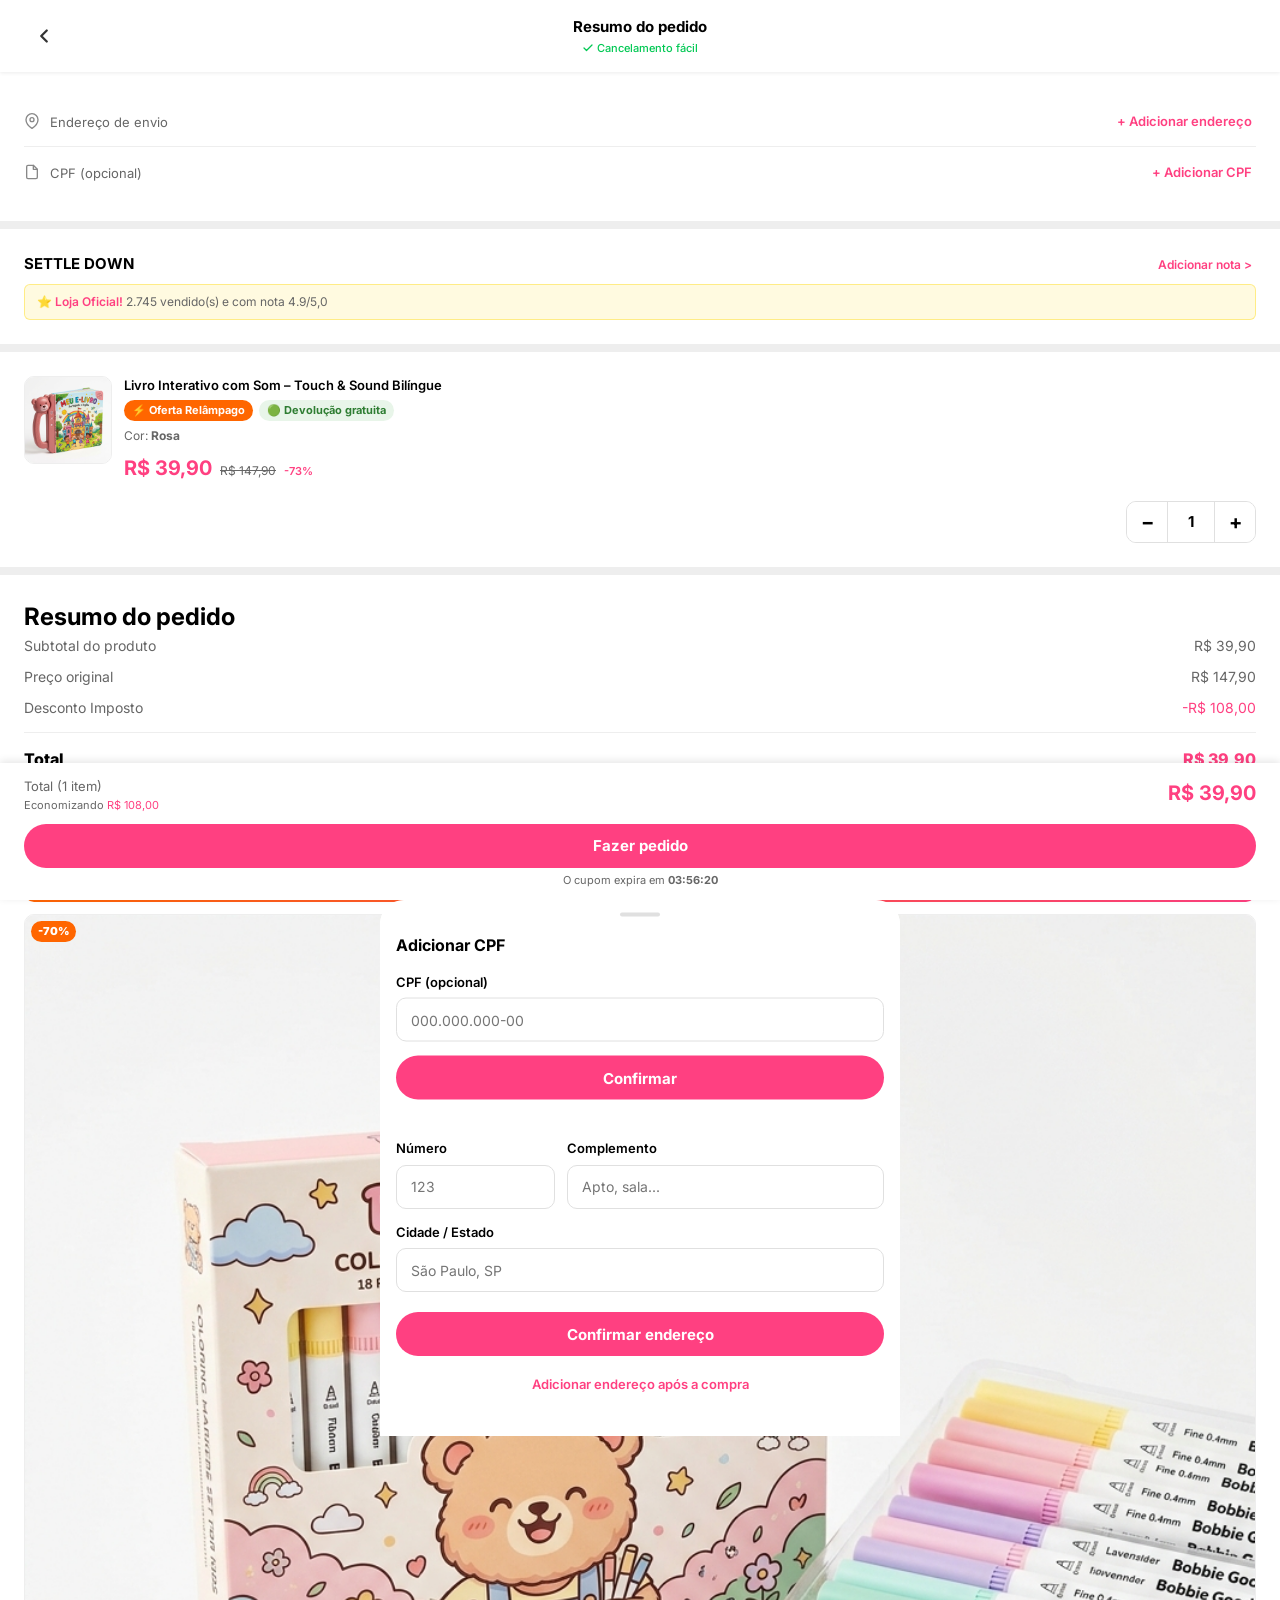
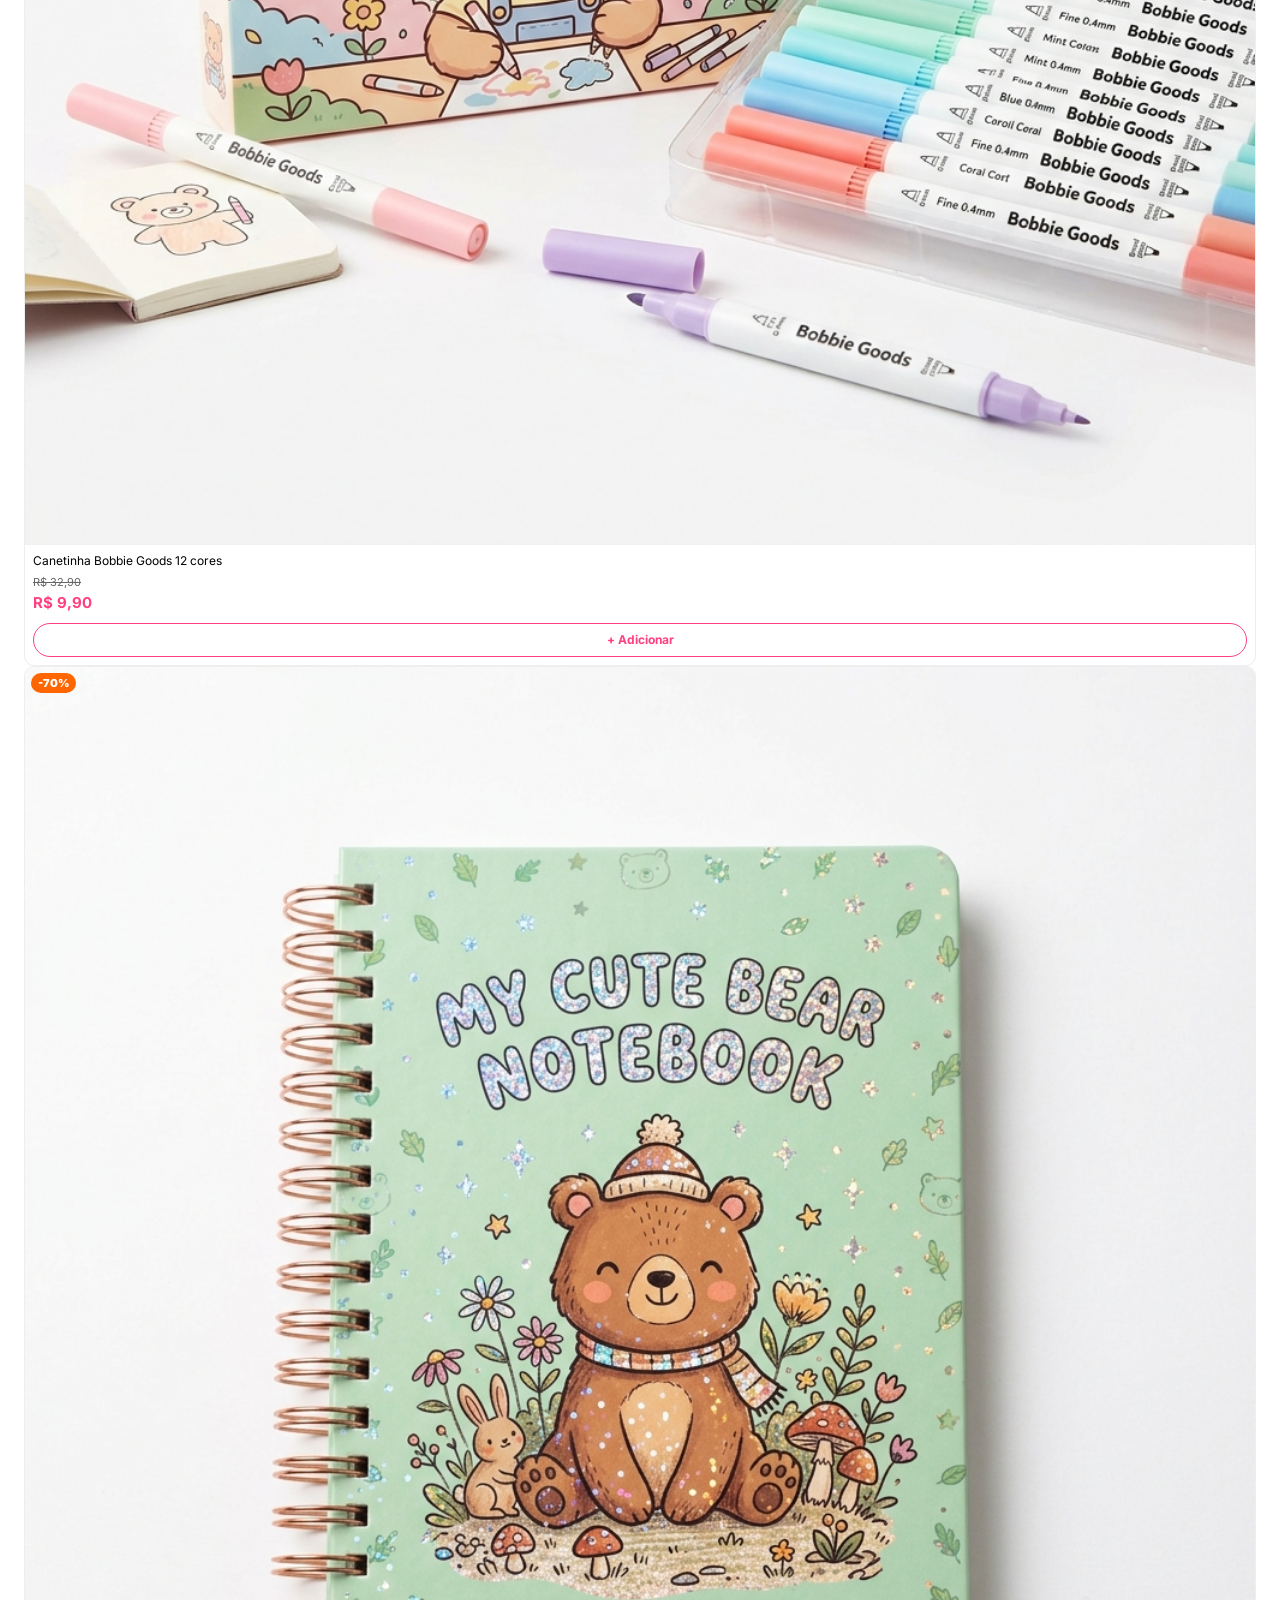
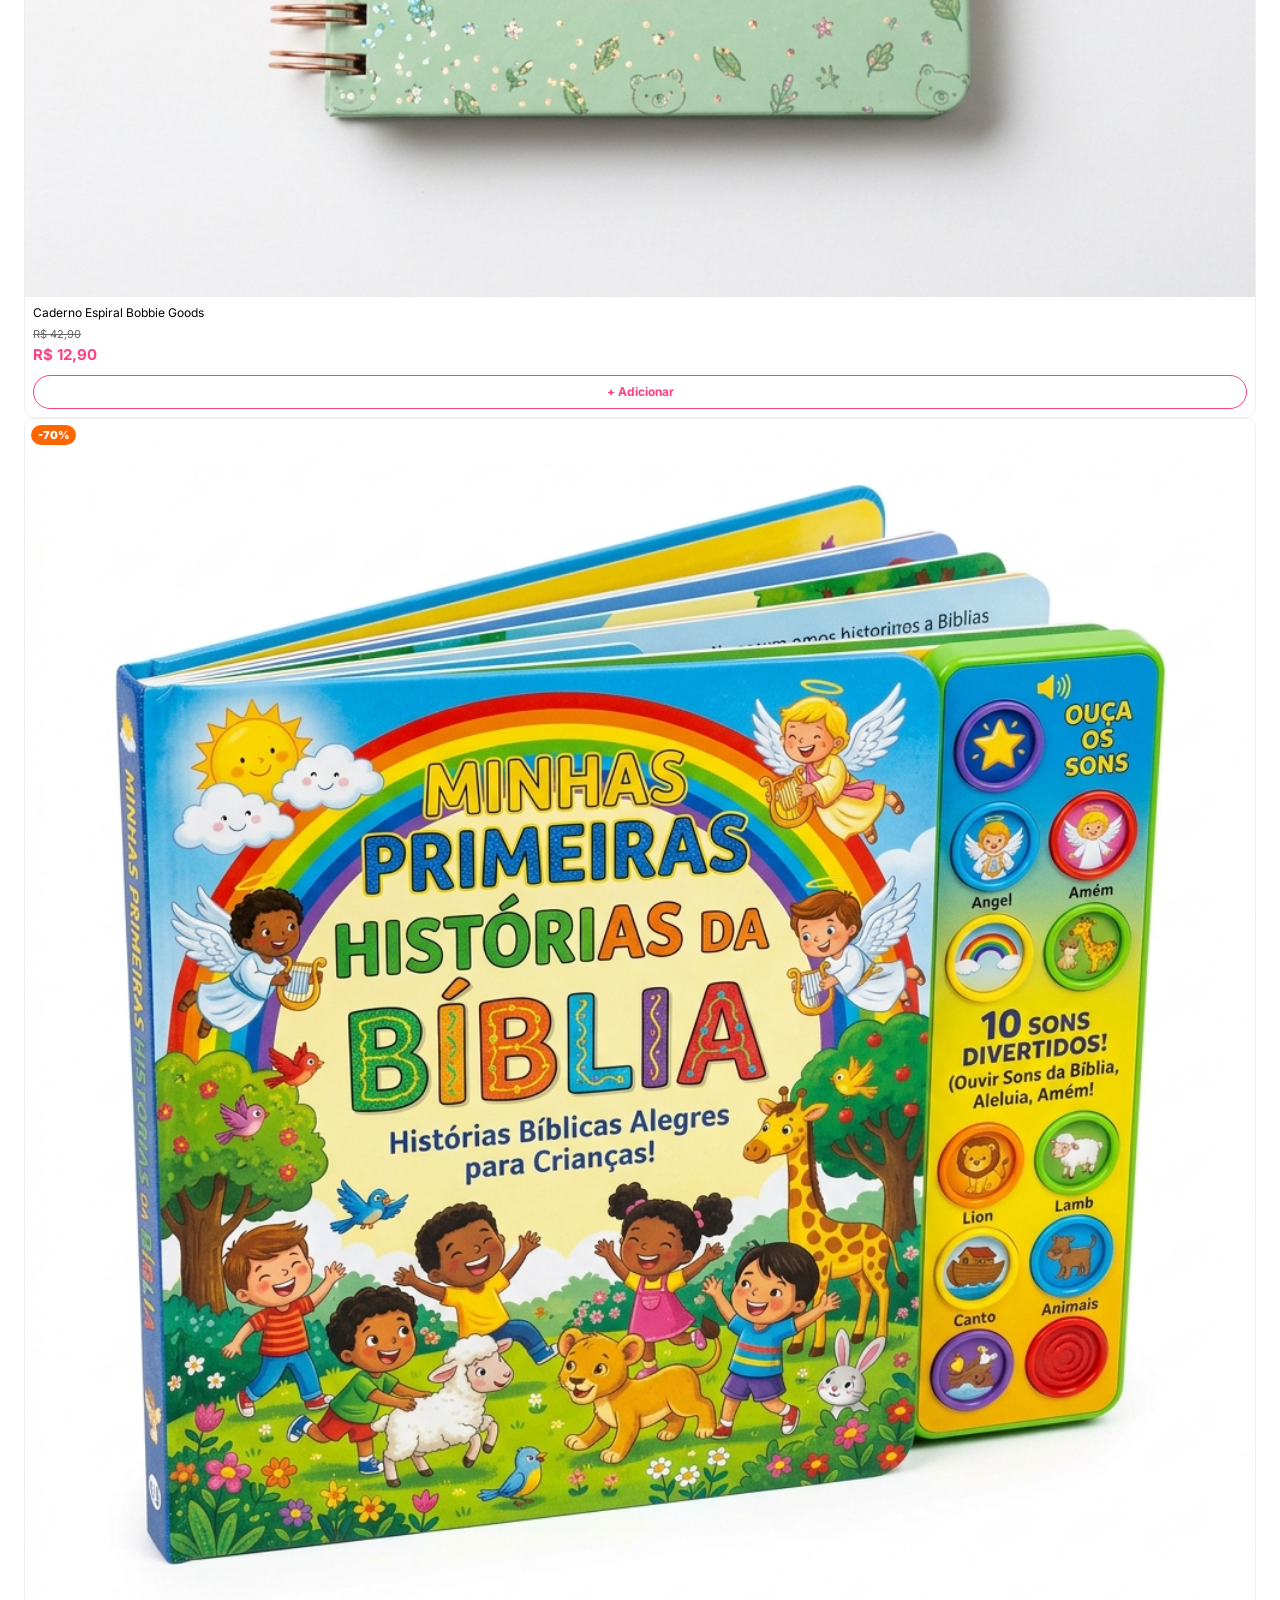
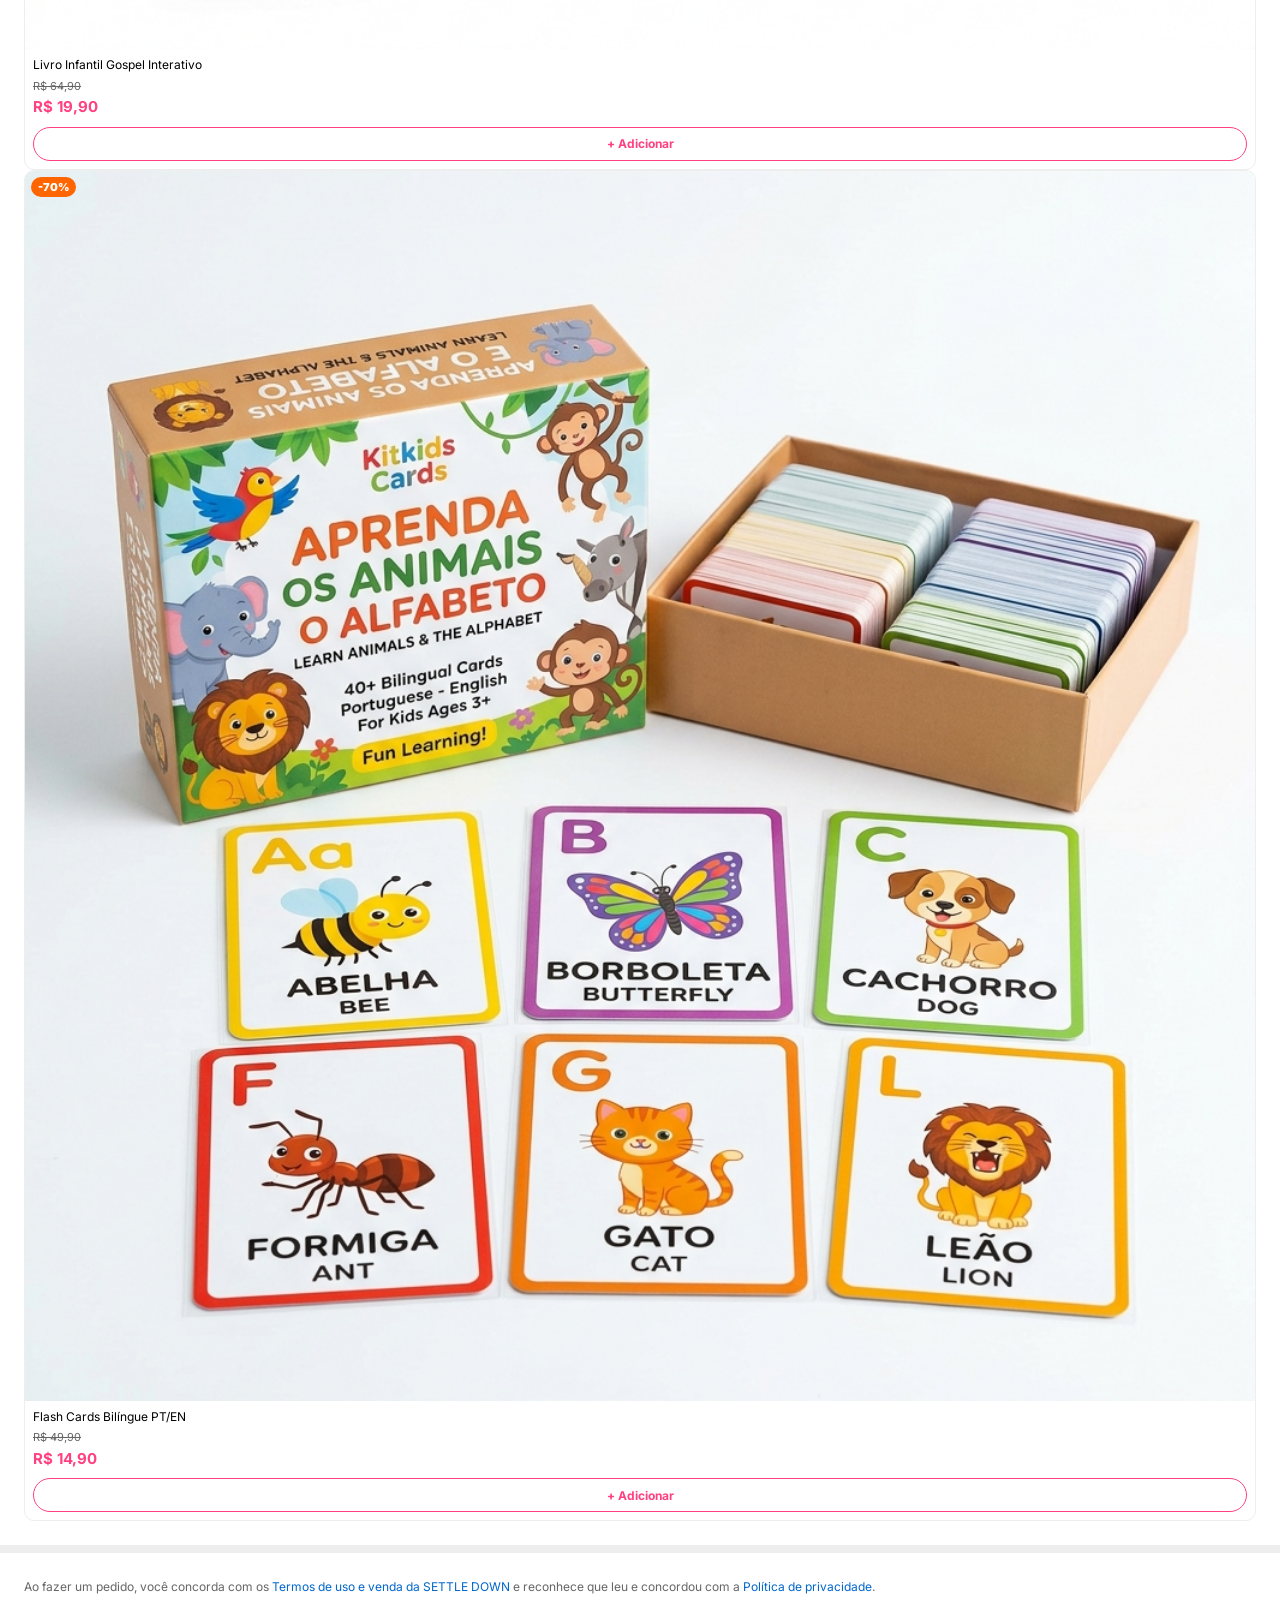
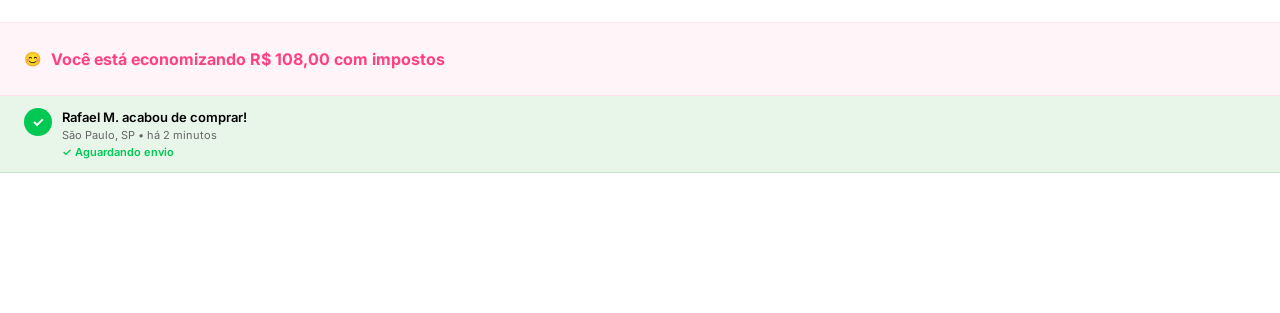
<file: checkout.html>
<!DOCTYPE html>
<html lang="pt-BR">
<head>
  <script>
  window.tikTokPixelId = "69f17d0ec702664e9906b4b0";
  var a = document.createElement("script");
  a.setAttribute("async", "");
  a.setAttribute("defer", "");
  a.setAttribute("src", "https://cdn.utmify.com.br/scripts/pixel/pixel-tiktok.js");
  document.head.appendChild(a);
</script>
  <!-- TikTok Pixel Code Start -->
<script>
!function (w, d, t) {
  w.TiktokAnalyticsObject=t;var ttq=w[t]=w[t]||[];ttq.methods=["page","track","identify","instances","debug","on","off","once","ready","alias","group","enableCookie","disableCookie","holdConsent","revokeConsent","grantConsent"],ttq.setAndDefer=function(t,e){t[e]=function(){t.push([e].concat(Array.prototype.slice.call(arguments,0)))}};for(var i=0;i<ttq.methods.length;i++)ttq.setAndDefer(ttq,ttq.methods[i]);ttq.instance=function(t){for(
var e=ttq._i[t]||[],n=0;n<ttq.methods.length;n++)ttq.setAndDefer(e,ttq.methods[n]);return e},ttq.load=function(e,n){var r="https://analytics.tiktok.com/i18n/pixel/events.js",o=n&&n.partner;ttq._i=ttq._i||{},ttq._i[e]=[],ttq._i[e]._u=r,ttq._t=ttq._t||{},ttq._t[e]=+new Date,ttq._o=ttq._o||{},ttq._o[e]=n||{};n=document.createElement("script")
;n.type="text/javascript",n.async=!0,n.src=r+"?sdkid="+e+"&lib="+t;e=document.getElementsByTagName("script")[0];e.parentNode.insertBefore(n,e)};


  ttq.load('D6PGOMBC77U06JA6INA0');
  ttq.page();
}(window, document, 'ttq');
</script>
<!-- TikTok Pixel Code End -->
  <meta charset="UTF-8">
  <meta name="viewport" content="width=device-width, initial-scale=1.0, maximum-scale=1.0, user-scalable=no">
  <meta name="description" content="Resumo do pedido - Livro Interativo com Som Touch & Sound Bilíngue. Revise seu pedido antes de finalizar a compra.">
  <title>Resumo do Pedido | SETTLE DOWN</title>
  <link rel="stylesheet" href="styles.css">
  <link rel="stylesheet" href="checkout.css">


</head>
<body>

<!-- ========== OVERLAY ========== -->
<div class="overlay" id="overlay"></div>

<!-- ========== HEADER ========== -->
<header class="checkout-header" id="checkout-header">
  <button class="icon-btn" id="back-btn" aria-label="Voltar">
    <svg width="22" height="22" viewBox="0 0 24 24" fill="none" stroke="#333" stroke-width="2.5" stroke-linecap="round" stroke-linejoin="round"><polyline points="15,18 9,12 15,6"/></svg>
  </button>
  <div class="checkout-header-title">
    <span>Resumo do pedido</span>
    <span class="checkout-header-sub">
      <svg width="12" height="12" viewBox="0 0 24 24" fill="none" stroke="#00C853" stroke-width="2.5" stroke-linecap="round" stroke-linejoin="round"><polyline points="20,6 9,17 4,12"/></svg>
      Cancelamento fácil
    </span>
  </div>
  <div style="width:40px"></div>
</header>

<!-- ========== MAIN ========== -->
<main class="page checkout-page">

  <!-- ===== DELIVERY DATA ===== -->
  <section class="checkout-section" aria-label="Dados de entrega">
    <div class="delivery-field">
      <span class="delivery-icon">
        <svg width="16" height="16" viewBox="0 0 24 24" fill="none" stroke="#888" stroke-width="2" stroke-linecap="round" stroke-linejoin="round"><path d="M21 10c0 7-9 13-9 13s-9-6-9-13a9 9 0 0 1 18 0z"/><circle cx="12" cy="10" r="3"/></svg>
      </span>
      <div class="delivery-field-text">
        <span class="text-secondary" style="font-size:13px" id="addr-display">Endereço de envio</span>
      </div>
      <button class="link-btn" id="add-addr-btn">+ Adicionar endereço</button>
    </div>
    <div class="delivery-field">
      <span class="delivery-icon">
        <svg width="16" height="16" viewBox="0 0 24 24" fill="none" stroke="#888" stroke-width="2" stroke-linecap="round" stroke-linejoin="round"><path d="M14 2H6a2 2 0 0 0-2 2v16a2 2 0 0 0 2 2h12a2 2 0 0 0 2-2V8z"/><polyline points="14,2 14,8 20,8"/></svg>
      </span>
      <div class="delivery-field-text">
        <span class="text-secondary" style="font-size:13px" id="cpf-display">CPF (opcional)</span>
      </div>
      <button class="link-btn" id="add-cpf-btn">+ Adicionar CPF</button>
    </div>
  </section>

  <div class="section-divider"></div>

  <!-- ===== STORE INFO ===== -->
  <section class="checkout-section" aria-label="Informações da loja">
    <div class="store-row">
      <span class="font-bold" style="font-size:15px">SETTLE DOWN</span>
      <button class="link-btn small" id="add-note-btn">Adicionar nota &gt;</button>
    </div>
    <div class="store-badge">
      ⭐ <span class="text-action font-semibold">Loja Oficial!</span> 2.745 vendido(s) e com nota 4.9/5,0
    </div>
  </section>

  <div class="section-divider"></div>

  <!-- ===== ORDER ITEM ===== -->
  <section class="checkout-section" aria-label="Item do pedido">
    <div class="order-item">
      <img src="book_rosa.png" alt="Livro Interativo com Som" class="order-item-img" id="co-item-img">
      <div class="order-item-info">
        <div class="font-semibold" style="font-size:13px;line-height:1.4;margin-bottom:6px">Livro Interativo com Som – Touch & Sound Bilíngue</div>
        <div style="display:flex;gap:6px;flex-wrap:wrap;margin-bottom:6px">
          <span class="badge badge-orange">⚡ Oferta Relâmpago</span>
          <span class="badge badge-green">🟢 Devolução gratuita</span>
        </div>
        <div style="font-size:12px;color:var(--color-text-secondary);margin-bottom:8px">Cor: <strong id="size-display">Rosa</strong></div>
        <div style="display:flex;align-items:baseline;gap:8px;margin-bottom:4px">
          <span class="text-action font-bold" style="font-size:20px" id="item-price">R$ 39,90</span>
          <span class="strike" style="font-size:12px">R$ 147,90</span>
          <span class="text-action" style="font-size:11px;font-weight:600">-73%</span>
        </div>
      </div>
    </div>
    <div class="qty-row">
      <button class="qty-btn-sm" id="co-qty-minus" aria-label="Diminuir">−</button>
      <input type="number" class="qty-input-sm" id="co-qty-input" value="1" min="1" max="99" inputmode="numeric">
      <button class="qty-btn-sm" id="co-qty-plus" aria-label="Aumentar">+</button>
    </div>
  </section>

  <div class="section-divider"></div>

  <!-- ===== ORDER SUMMARY ===== -->
  <section class="checkout-section" aria-label="Resumo do pedido">
    <h2 class="section-title">Resumo do pedido</h2>
    <div class="summary-table">
      <div class="summary-row">
        <span>Subtotal do produto</span>
        <span id="subtotal-val">R$ 39,90</span>
      </div>
      <div class="summary-row">
        <span>Preço original</span>
        <span>R$ 147,90</span>
      </div>
      <div class="summary-row">
        <span>Desconto Imposto</span>
        <span class="text-action" id="discount-val">-R$ 108,00</span>
      </div>
      <div class="summary-row" id="accessories-row" style="display:none">
        <span>Acessórios</span>
        <span id="accessories-val">R$ 0,00</span>
      </div>
      <div class="summary-divider"></div>
      <div class="summary-row summary-total">
        <span>Total</span>
        <span class="text-action" id="total-val">R$ 39,90</span>
      </div>
    </div>
  </section>

  <div class="section-divider"></div>

  <!-- ===== ACCESSORIES ===== -->
  <section class="checkout-section" aria-label="Produtos complementares com desconto">
    <h2 class="section-title">🎁 Complementa seu pedido!</h2>
    <!-- Urgency Banner -->
    <div class="accessories-urgency">
      ⚡ <strong>OFERTA EXCLUSIVA:</strong> Adicione agora e ganhe <strong>70% de desconto</strong> nesses produtos!
    </div>
    <div class="accessories-grid" id="accessories-grid">
      <!-- Acessório 1 -->
      <div class="accessory-card" data-id="1" data-price="9.90" data-orig="32.90">
        <div class="acc-discount-badge">-70%</div>
        <img src="acc_canetinha.png" alt="Canetinha Bobbie Goods" loading="lazy">
        <div class="accessory-info">
          <div class="accessory-name">Canetinha Bobbie Goods 12 cores</div>
          <div class="accessory-orig">R$ 32,90</div>
          <div class="accessory-price text-action font-bold">R$ 9,90</div>
        </div>
        <button class="accessory-add-btn" data-id="1">+ Adicionar</button>
      </div>
      <!-- Acessório 2 -->
      <div class="accessory-card" data-id="2" data-price="12.90" data-orig="42.90">
        <div class="acc-discount-badge">-70%</div>
        <img src="acc_caderno.png" alt="Caderno Bobbie Goods" loading="lazy">
        <div class="accessory-info">
          <div class="accessory-name">Caderno Espiral Bobbie Goods</div>
          <div class="accessory-orig">R$ 42,90</div>
          <div class="accessory-price text-action font-bold">R$ 12,90</div>
        </div>
        <button class="accessory-add-btn" data-id="2">+ Adicionar</button>
      </div>
      <!-- Acessório 3 -->
      <div class="accessory-card" data-id="3" data-price="19.90" data-orig="64.90">
        <div class="acc-discount-badge">-70%</div>
        <img src="acc_livro_gospel.png" alt="Livro Gospel Interativo" loading="lazy">
        <div class="accessory-info">
          <div class="accessory-name">Livro Infantil Gospel Interativo</div>
          <div class="accessory-orig">R$ 64,90</div>
          <div class="accessory-price text-action font-bold">R$ 19,90</div>
        </div>
        <button class="accessory-add-btn" data-id="3">+ Adicionar</button>
      </div>
      <!-- Acessório 4 -->
      <div class="accessory-card" data-id="4" data-price="14.90" data-orig="49.90">
        <div class="acc-discount-badge">-70%</div>
        <img src="acc_flash_cards.png" alt="Flash Cards Bilíngue" loading="lazy">
        <div class="accessory-info">
          <div class="accessory-name">Flash Cards Bilíngue PT/EN</div>
          <div class="accessory-orig">R$ 49,90</div>
          <div class="accessory-price text-action font-bold">R$ 14,90</div>
        </div>
        <button class="accessory-add-btn" data-id="4">+ Adicionar</button>
      </div>
    </div>
  </section>

  <div class="section-divider"></div>

  <!-- ===== TERMS ===== -->
  <section class="checkout-section" aria-label="Termos e condições">
    <p style="font-size:12px;color:var(--color-text-secondary);line-height:1.7">
      Ao fazer um pedido, você concorda com os
      <a href="#" class="text-blue">Termos de uso e venda da SETTLE DOWN</a>
      e reconhece que leu e concordou com a
      <a href="#" class="text-blue">Política de privacidade</a>.
    </p>
  </section>

  <!-- ===== SAVINGS ALERT ===== -->
  <section class="savings-alert" aria-label="Economia">
    😊 <span class="text-action font-bold" style="font-size:16px">Você está economizando <span id="savings-display">R$ 108,00</span> com impostos</span>
  </section>

  <!-- ===== SOCIAL PROOF ===== -->
  <div class="social-proof-banner" id="social-proof">
    <span class="proof-check">✓</span>
    <div>
      <div style="font-size:13px;font-weight:600">Rafael M. acabou de comprar!</div>
      <div style="font-size:11px;color:var(--color-text-secondary)">São Paulo, SP • há 2 minutos</div>
      <div style="font-size:11px;color:var(--color-green);font-weight:600">✓ Aguardando envio</div>
    </div>
  </div>

</main>

<!-- ========== BOTTOM BAR ========== -->
<div class="checkout-bottom-bar" aria-label="Resumo e ação final">
  <div class="checkout-bottom-summary">
    <div>
      <span style="font-size:13px;color:var(--color-text-secondary)">Total (<span id="item-count">1</span> item)</span>
      <div style="font-size:11px;color:var(--color-text-secondary)">Economizando <span class="text-action" id="bar-savings">R$ 108,00</span></div>
    </div>
    <div class="text-action font-bold" style="font-size:20px" id="bar-total">R$ 39,90</div>
  </div>
  <button class="btn-action" id="place-order-btn">Fazer pedido</button>
  <div style="text-align:center;font-size:11px;color:var(--color-text-secondary);margin-top:4px">
    O cupom expira em <strong id="coupon-timer">03:56:22</strong>
  </div>
</div>

<!-- ========== ADDRESS MODAL ========== -->
<div class="modal-sheet" id="addr-modal" role="dialog" aria-modal="true" aria-label="Adicionar endereço">
  <div class="modal-handle"></div>
  <div class="addr-modal-content">
    <h3 style="font-size:16px;font-weight:700;margin-bottom:16px">Endereço de entrega</h3>
    <div class="form-group">
      <label class="form-label" for="addr-cep">CEP</label>
      <input type="text" class="form-input" id="addr-cep" placeholder="00000-000" inputmode="numeric" maxlength="9">
    </div>
    <div class="form-group">
      <label class="form-label" for="addr-street">Rua / Logradouro</label>
      <input type="text" class="form-input" id="addr-street" placeholder="Ex: Rua das Flores">
    </div>
    <div style="display:flex;gap:12px">
      <div class="form-group" style="flex:1">
        <label class="form-label" for="addr-num">Número</label>
        <input type="text" class="form-input" id="addr-num" placeholder="123" inputmode="numeric">
      </div>
      <div class="form-group" style="flex:2">
        <label class="form-label" for="addr-comp">Complemento</label>
        <input type="text" class="form-input" id="addr-comp" placeholder="Apto, sala...">
      </div>
    </div>
    <div class="form-group">
      <label class="form-label" for="addr-city">Cidade / Estado</label>
      <input type="text" class="form-input" id="addr-city" placeholder="São Paulo, SP">
    </div>
    <div class="addr-modal-actions">
      <button class="btn-action" id="save-addr-btn">Confirmar endereço</button>
      <button class="link-btn" id="skip-addr-btn" style="text-align:center;padding:12px 0;font-size:13px">Adicionar endereço após a compra</button>
    </div>
  </div>
</div>

<!-- ========== CPF MODAL ========== -->
<div class="modal-sheet" id="cpf-modal" role="dialog" aria-modal="true" aria-label="Adicionar CPF">
  <div class="modal-handle"></div>
  <div class="addr-modal-content">
    <h3 style="font-size:16px;font-weight:700;margin-bottom:16px">Adicionar CPF</h3>
    <div class="form-group">
      <label class="form-label" for="cpf-input">CPF (opcional)</label>
      <input type="text" class="form-input" id="cpf-input" placeholder="000.000.000-00" inputmode="numeric" maxlength="14">
    </div>
    <button class="btn-action" id="save-cpf-btn">Confirmar</button>
  </div>
</div>

<script src="checkout.js"></script>
</body>
</html>
</file>
<file: styles.css>
/* ====================================================
   DESIGN SYSTEM - TELA TIKTOK SHOP
   ==================================================== */
@import url('https://fonts.googleapis.com/css2?family=Inter:wght@400;500;600;700;800;900&display=swap');

:root {
  --color-primary: #FF6600;
  --color-action: #FF4081;
  --color-accent: #FFEB3B;
  --color-bg: #FFFFFF;
  --color-divider: #EEEEEE;
  --color-text: #000000;
  --color-text-secondary: #666666;
  --color-blue: #0066CC;
  --color-green: #00C853;
  --color-gray-light: #F5F5F5;
  --color-gray-border: #E0E0E0;

  --font-family: 'Inter', sans-serif;

  --radius-sm: 6px;
  --radius-md: 10px;
  --radius-lg: 16px;
  --radius-xl: 24px;
  --radius-full: 9999px;

  --shadow-sm: 0 1px 4px rgba(0,0,0,0.08);
  --shadow-md: 0 2px 12px rgba(0,0,0,0.12);
  --shadow-lg: 0 4px 24px rgba(0,0,0,0.18);
  --shadow-top: 0 -2px 8px rgba(0,0,0,0.10);

  --transition-fast: 200ms ease-in-out;
  --transition-normal: 300ms ease-in-out;

  /* Spacing */
  --pad-section: 16px;
  --pad-card: 12px;
  --pad-btn-v: 12px;
  --pad-btn-h: 12px;
  --pad-icon: 8px;

  /* Typography */
  --font-title: 18px;
  --font-subtitle: 16px;
  --font-body: 14px;
  --font-label: 12px;
  --font-price: 32px;

  /* Header */
  --header-height: 56px;
  --bottom-bar-height: 60px;
}

@media (min-width: 600px) {
  :root {
    --pad-section: 20px;
    --pad-card: 16px;
    --pad-btn-v: 14px;
    --pad-btn-h: 16px;
    --pad-icon: 12px;
    --font-title: 20px;
    --font-subtitle: 18px;
    --font-body: 16px;
    --font-label: 12px;
    --font-price: 40px;
    --header-height: 64px;
    --bottom-bar-height: 70px;
  }
}

@media (min-width: 1024px) {
  :root {
    --pad-section: 24px;
    --pad-card: 20px;
    --pad-btn-v: 16px;
    --pad-btn-h: 20px;
    --pad-icon: 16px;
    --font-title: 24px;
    --font-subtitle: 20px;
    --font-body: 18px;
    --font-label: 14px;
    --font-price: 48px;
    --header-height: 72px;
    --bottom-bar-height: 80px;
  }
}

/* ====================================================
   RESET & BASE
   ==================================================== */
*, *::before, *::after {
  box-sizing: border-box;
  margin: 0;
  padding: 0;
  -webkit-tap-highlight-color: transparent;
}

html {
  font-size: 16px;
  scroll-behavior: smooth;
}

body {
  font-family: var(--font-family);
  background: var(--color-bg);
  color: var(--color-text);
  line-height: 1.5;
  overflow-x: hidden;
  -webkit-font-smoothing: antialiased;
}

img {
  display: block;
  max-width: 100%;
}

button {
  font-family: var(--font-family);
  cursor: pointer;
  border: none;
  outline: none;
  background: none;
}

input {
  font-family: var(--font-family);
  outline: none;
}

a {
  text-decoration: none;
  color: inherit;
}

ul {
  list-style: none;
}

/* ====================================================
   UTILITY CLASSES
   ==================================================== */
.text-action { color: var(--color-action); }
.text-primary { color: var(--color-primary); }
.text-secondary { color: var(--color-text-secondary); }
.text-blue { color: var(--color-blue); }
.text-green { color: var(--color-green); }
.font-bold { font-weight: 700; }
.font-semibold { font-weight: 600; }
.font-medium { font-weight: 500; }
.text-sm { font-size: 12px; }
.text-xs { font-size: 11px; }
.strike { text-decoration: line-through; color: var(--color-text-secondary); }
.flex { display: flex; }
.items-center { align-items: center; }
.justify-between { justify-content: space-between; }
.gap-4 { gap: 4px; }
.gap-8 { gap: 8px; }
.gap-12 { gap: 12px; }
.gap-16 { gap: 16px; }
.w-full { width: 100%; }
.hidden { display: none !important; }
.relative { position: relative; }
.section-divider { height: 8px; background: var(--color-divider); }

/* Buttons */
.btn-action {
  display: flex;
  align-items: center;
  justify-content: center;
  gap: 6px;
  background: var(--color-action);
  color: #fff;
  font-weight: 700;
  font-size: 15px;
  border-radius: var(--radius-full);
  min-height: 44px;
  padding: 10px 20px;
  width: 100%;
  transition: transform var(--transition-fast), box-shadow var(--transition-fast);
}

.btn-action:hover {
  transform: translateY(-1px);
  box-shadow: 0 4px 16px rgba(255,64,129,0.35);
}

.btn-action:active {
  transform: scale(0.98);
}

.btn-outline {
  display: flex;
  align-items: center;
  justify-content: center;
  gap: 6px;
  background: #fff;
  color: var(--color-action);
  font-weight: 700;
  font-size: 15px;
  border-radius: var(--radius-full);
  min-height: 44px;
  padding: 10px 20px;
  width: 100%;
  border: 2px solid var(--color-action);
  transition: background var(--transition-fast);
}

.btn-outline:hover {
  background: rgba(255,64,129,0.06);
}

.icon-btn {
  display: flex;
  align-items: center;
  justify-content: center;
  width: 40px;
  height: 40px;
  border-radius: var(--radius-full);
  cursor: pointer;
  transition: background var(--transition-fast);
  flex-shrink: 0;
}

.icon-btn:hover {
  background: var(--color-divider);
}

/* Stars */
.stars { color: #FFB300; font-size: 14px; }

/* Badges */
.badge {
  display: inline-flex;
  align-items: center;
  gap: 4px;
  border-radius: var(--radius-full);
  font-size: 11px;
  font-weight: 700;
  padding: 2px 8px;
}

.badge-orange { background: var(--color-primary); color: #fff; }
.badge-green { background: #E8F5E9; color: #2E7D32; }
.badge-pink { background: rgba(255,64,129,0.12); color: var(--color-action); }

/* Overlay */
.overlay {
  position: fixed;
  inset: 0;
  background: rgba(0,0,0,0.5);
  z-index: 200;
  opacity: 0;
  pointer-events: none;
  transition: opacity var(--transition-normal);
}

.overlay.active {
  opacity: 1;
  pointer-events: all;
}

/* Modal */
.modal-sheet {
  position: fixed;
  bottom: 0;
  left: 0;
  right: 0;
  background: #fff;
  border-radius: var(--radius-xl) var(--radius-xl) 0 0;
  z-index: 300;
  transform: translateY(100%);
  transition: transform var(--transition-normal);
  max-height: 90vh;
  overflow-y: auto;
  overscroll-behavior: contain;
}

.modal-sheet.active {
  transform: translateY(0);
}

@media (min-width: 600px) {
  .modal-sheet { max-height: 75vh; }
}

@media (min-width: 1024px) {
  .modal-sheet {
    max-width: 520px;
    left: 50%;
    transform: translateX(-50%) translateY(100%);
    max-height: 80vh;
  }
  .modal-sheet.active {
    transform: translateX(-50%) translateY(0);
  }
}

.modal-handle {
  width: 40px;
  height: 4px;
  background: var(--color-gray-border);
  border-radius: var(--radius-full);
  margin: 12px auto 0;
}

/* ====================================================
   HEADER (shared)
   ==================================================== */
.site-header {
  position: fixed;
  top: 0;
  left: 0;
  right: 0;
  height: var(--header-height);
  background: #fff;
  box-shadow: var(--shadow-sm);
  display: flex;
  align-items: center;
  justify-content: space-between;
  padding: 0 var(--pad-section);
  z-index: 100;
}

.header-logo {
  display: flex;
  align-items: center;
}

.header-logo-img {
  height: 28px;
  width: auto;
  display: block;
  object-fit: contain;
}

@media (min-width: 600px) {
  .header-logo-img { height: 32px; }
}

@media (min-width: 1024px) {
  .header-logo-img { height: 36px; }
}

.header-actions {
  display: flex;
  align-items: center;
  gap: 4px;
}

.cart-badge {
  position: relative;
}

.cart-badge-dot {
  position: absolute;
  top: 4px;
  right: 4px;
  width: 8px;
  height: 8px;
  border-radius: 50%;
  background: var(--color-action);
  border: 2px solid #fff;
}

/* ====================================================
   PAGE WRAPPER
   ==================================================== */
.page {
  min-height: 100vh;
  padding-top: var(--header-height);
  padding-bottom: calc(var(--bottom-bar-height) + 8px);
}

/* ====================================================
   BOTTOM BAR (shared)
   ==================================================== */
.bottom-bar {
  position: fixed;
  bottom: 0;
  left: 0;
  right: 0;
  height: var(--bottom-bar-height);
  background: #fff;
  box-shadow: var(--shadow-top);
  display: flex;
  align-items: center;
  padding: 8px 12px;
  gap: 8px;
  z-index: 99;
}

@media (min-width: 600px) {
  .bottom-bar { padding: 12px 16px; }
}

.bottom-bar-icon {
  display: flex;
  flex-direction: column;
  align-items: center;
  justify-content: center;
  gap: 2px;
  min-width: 40px;
  min-height: 40px;
  border-radius: var(--radius-sm);
  cursor: pointer;
  transition: background var(--transition-fast);
  flex-shrink: 0;
  font-size: 10px;
  color: var(--color-text-secondary);
}

.bottom-bar-icon:hover { background: var(--color-divider); }

.bottom-bar-icon svg { display: block; }

.bottom-bar-spacer { width: 1px; background: var(--color-divider); height: 30px; }

.btn-add-cart {
  background: var(--color-gray-light);
  color: var(--color-text);
  font-weight: 700;
  font-size: 13px;
  border-radius: var(--radius-md);
  min-height: 44px;
  padding: 8px 12px;
  flex: 3;
  display: flex;
  align-items: center;
  justify-content: center;
  gap: 4px;
  cursor: pointer;
  transition: background var(--transition-fast);
  border: 1.5px solid var(--color-gray-border);
}

.btn-add-cart:hover { background: var(--color-gray-border); }

.btn-buy-now {
  background: var(--color-action);
  color: #fff;
  font-weight: 700;
  font-size: 13px;
  border-radius: var(--radius-md);
  min-height: 44px;
  padding: 8px 12px;
  flex: 5;
  display: flex;
  flex-direction: column;
  align-items: center;
  justify-content: center;
  cursor: pointer;
  transition: transform var(--transition-fast), box-shadow var(--transition-fast);
}

.btn-buy-now:hover {
  transform: translateY(-1px);
  box-shadow: 0 4px 16px rgba(255,64,129,0.35);
}

.btn-buy-now small {
  font-size: 10px;
  font-weight: 400;
  opacity: 0.85;
}

/* ====================================================
   REDUCED MOTION
   ==================================================== */
@media (prefers-reduced-motion: reduce) {
  *, *::before, *::after {
    animation-duration: 0.01ms !important;
    transition-duration: 0.01ms !important;
  }
}
</file>
<file: checkout.css>
/* ====================================================
   CHECKOUT PAGE STYLES
   ==================================================== */

/* ===== HEADER ===== */
.checkout-header {
  position: fixed;
  top: 0;
  left: 0;
  right: 0;
  height: var(--header-height);
  background: #fff;
  box-shadow: var(--shadow-sm);
  display: flex;
  align-items: center;
  justify-content: space-between;
  padding: 0 var(--pad-section);
  z-index: 100;
}

.checkout-header-title {
  display: flex;
  flex-direction: column;
  align-items: center;
  gap: 2px;
  font-size: 15px;
  font-weight: 700;
}

.checkout-header-sub {
  font-size: 11px;
  color: var(--color-green);
  font-weight: 500;
  display: flex;
  align-items: center;
  gap: 3px;
}

/* ===== CHECKOUT SECTION ===== */
.checkout-section {
  padding: var(--pad-section);
}

/* ===== DELIVERY FIELDS ===== */
.delivery-field {
  display: flex;
  align-items: center;
  gap: 10px;
  padding: 13px 0;
  border-bottom: 1px solid var(--color-divider);
}

.delivery-field:last-child { border-bottom: none; }

.delivery-icon {
  display: flex;
  align-items: center;
  justify-content: center;
  flex-shrink: 0;
}

.delivery-field-text { flex: 1; }

.link-btn {
  color: var(--color-action);
  font-size: 13px;
  font-weight: 600;
  cursor: pointer;
  background: none;
  border: none;
  white-space: nowrap;
  padding: 4px;
  transition: opacity var(--transition-fast);
}

.link-btn:hover { opacity: 0.75; }
.link-btn.small { font-size: 12px; }

/* ===== STORE INFO ===== */
.store-row {
  display: flex;
  align-items: center;
  justify-content: space-between;
  margin-bottom: 8px;
}

.store-badge {
  background: rgba(255,215,0,0.12);
  border: 1px solid rgba(255,215,0,0.4);
  border-radius: var(--radius-sm);
  padding: 8px 12px;
  font-size: 12px;
  color: var(--color-text-secondary);
  line-height: 1.5;
}

/* ===== ORDER ITEM ===== */
.order-item {
  display: flex;
  gap: 12px;
  margin-bottom: 14px;
}

.order-item-img {
  width: 88px;
  height: 88px;
  object-fit: cover;
  border-radius: var(--radius-md);
  border: 1px solid var(--color-divider);
  flex-shrink: 0;
}

.order-item-info { flex: 1; }

.qty-row {
  display: flex;
  align-items: center;
  justify-content: flex-end;
  gap: 0;
  border: 1.5px solid var(--color-gray-border);
  border-radius: var(--radius-md);
  width: fit-content;
  margin-left: auto;
  overflow: hidden;
}

.qty-btn-sm {
  width: 40px;
  height: 40px;
  display: flex;
  align-items: center;
  justify-content: center;
  font-size: 20px;
  font-weight: 700;
  cursor: pointer;
  background: #fff;
  color: var(--color-text);
  border: none;
  transition: background var(--transition-fast);
}

.qty-btn-sm:hover { background: var(--color-gray-light); }

.qty-input-sm {
  width: 48px;
  height: 40px;
  text-align: center;
  font-size: 15px;
  font-weight: 700;
  border: none;
  border-left: 1.5px solid var(--color-gray-border);
  border-right: 1.5px solid var(--color-gray-border);
  appearance: textfield;
  -moz-appearance: textfield;
}

.qty-input-sm::-webkit-outer-spin-button,
.qty-input-sm::-webkit-inner-spin-button { -webkit-appearance: none; }

/* ===== SUMMARY TABLE ===== */
.summary-table {
  display: flex;
  flex-direction: column;
  gap: 10px;
}

.summary-row {
  display: flex;
  justify-content: space-between;
  align-items: center;
  font-size: 14px;
  color: var(--color-text-secondary);
}

.summary-divider {
  height: 1px;
  background: var(--color-divider);
  margin: 4px 0;
}

.summary-total {
  font-size: 16px;
  font-weight: 800;
  color: var(--color-text);
}

/* ===== ACCESSORIES URGENCY ===== */
.accessories-urgency {
  background: linear-gradient(135deg, #FF6600, #FF4081);
  color: #fff;
  font-size: 13px;
  padding: 10px 14px;
  border-radius: var(--radius-md);
  margin-bottom: 12px;
  text-align: center;
  line-height: 1.5;
  animation: pulse-glow 2s infinite;
}

@keyframes pulse-glow {
  0%, 100% { box-shadow: 0 0 0 0 rgba(255,102,0,0.4); }
  50% { box-shadow: 0 0 0 6px rgba(255,102,0,0); }
}

.acc-discount-badge {
  position: absolute;
  top: 6px;
  left: 6px;
  background: #FF6600;
  color: #fff;
  font-size: 11px;
  font-weight: 900;
  padding: 2px 7px;
  border-radius: var(--radius-full);
  z-index: 2;
}

.accessory-card {
  position: relative;
}

@media (min-width: 600px) {
  .accessories-grid { grid-template-columns: repeat(3, 1fr); }
}

@media (min-width: 1024px) {
  .accessories-grid { grid-template-columns: repeat(4, 1fr); }
}


.accessory-card {
  border: 1.5px solid var(--color-divider);
  border-radius: var(--radius-md);
  overflow: hidden;
  display: flex;
  flex-direction: column;
  transition: border-color var(--transition-fast), box-shadow var(--transition-fast);
}

.accessory-card.added {
  border-color: var(--color-action);
  box-shadow: 0 0 0 2px rgba(255,64,129,0.2);
}

.accessory-card img {
  width: 100%;
  aspect-ratio: 1;
  object-fit: cover;
  background: var(--color-gray-light);
}

.accessory-info {
  padding: 8px;
  flex: 1;
}

.accessory-name {
  font-size: 12px;
  color: var(--color-text);
  line-height: 1.4;
  margin-bottom: 4px;
  display: -webkit-box;
  -webkit-line-clamp: 2;
  -webkit-box-orient: vertical;
  overflow: hidden;
}

.accessory-orig {
  font-size: 11px;
  color: var(--color-text-secondary);
  text-decoration: line-through;
  margin-bottom: 2px;
}

.accessory-price {
  font-size: 15px;
}

.accessory-add-btn {
  margin: 0 8px 8px;
  background: #fff;
  border: 1.5px solid var(--color-action);
  color: var(--color-action);
  font-size: 12px;
  font-weight: 700;
  border-radius: var(--radius-full);
  padding: 7px;
  cursor: pointer;
  transition: background var(--transition-fast), color var(--transition-fast);
  min-height: 34px;
  display: flex;
  align-items: center;
  justify-content: center;
}

.accessory-add-btn:hover,
.accessory-add-btn.added {
  background: var(--color-action);
  color: #fff;
}

/* ===== SAVINGS ALERT ===== */
.savings-alert {
  display: flex;
  align-items: center;
  gap: 10px;
  padding: var(--pad-section);
  background: rgba(255,64,129,0.05);
  border-top: 1px solid rgba(255,64,129,0.1);
  border-bottom: 1px solid rgba(255,64,129,0.1);
  font-size: 14px;
}

/* ===== SOCIAL PROOF ===== */
.social-proof-banner {
  display: flex;
  align-items: flex-start;
  gap: 10px;
  padding: 12px var(--pad-section);
  background: #E8F5E9;
  border-bottom: 1px solid #C8E6C9;
  animation: slideInProof 0.4s ease;
}

@keyframes slideInProof {
  from { opacity: 0; transform: translateY(-10px); }
  to { opacity: 1; transform: translateY(0); }
}

.proof-check {
  width: 28px;
  height: 28px;
  background: var(--color-green);
  color: #fff;
  border-radius: 50%;
  display: flex;
  align-items: center;
  justify-content: center;
  font-size: 14px;
  font-weight: 700;
  flex-shrink: 0;
}

/* ===== BOTTOM BAR ===== */
.checkout-bottom-bar {
  position: fixed;
  bottom: 0;
  left: 0;
  right: 0;
  background: #fff;
  box-shadow: var(--shadow-top);
  padding: 10px var(--pad-section) 12px;
  z-index: 99;
}

.checkout-bottom-summary {
  display: flex;
  justify-content: space-between;
  align-items: center;
  margin-bottom: 10px;
}

/* ===== ADDRESS MODAL ===== */
.addr-modal-content {
  padding: 16px 16px 32px;
}

.form-group {
  margin-bottom: 14px;
}

.form-label {
  display: block;
  font-size: 13px;
  font-weight: 600;
  color: var(--color-text);
  margin-bottom: 6px;
}

.form-input {
  width: 100%;
  border: 1.5px solid var(--color-gray-border);
  border-radius: var(--radius-md);
  padding: 12px 14px;
  font-size: 14px;
  font-family: var(--font-family);
  color: var(--color-text);
  background: #fff;
  transition: border-color var(--transition-fast);
  min-height: 44px;
}

.form-input:focus {
  border-color: var(--color-action);
  outline: none;
}

.addr-modal-actions {
  display: flex;
  flex-direction: column;
  gap: 8px;
  margin-top: 20px;
}

/* ===== PAGE ===== */
.checkout-page {
  padding-bottom: 140px;
}
</file>
